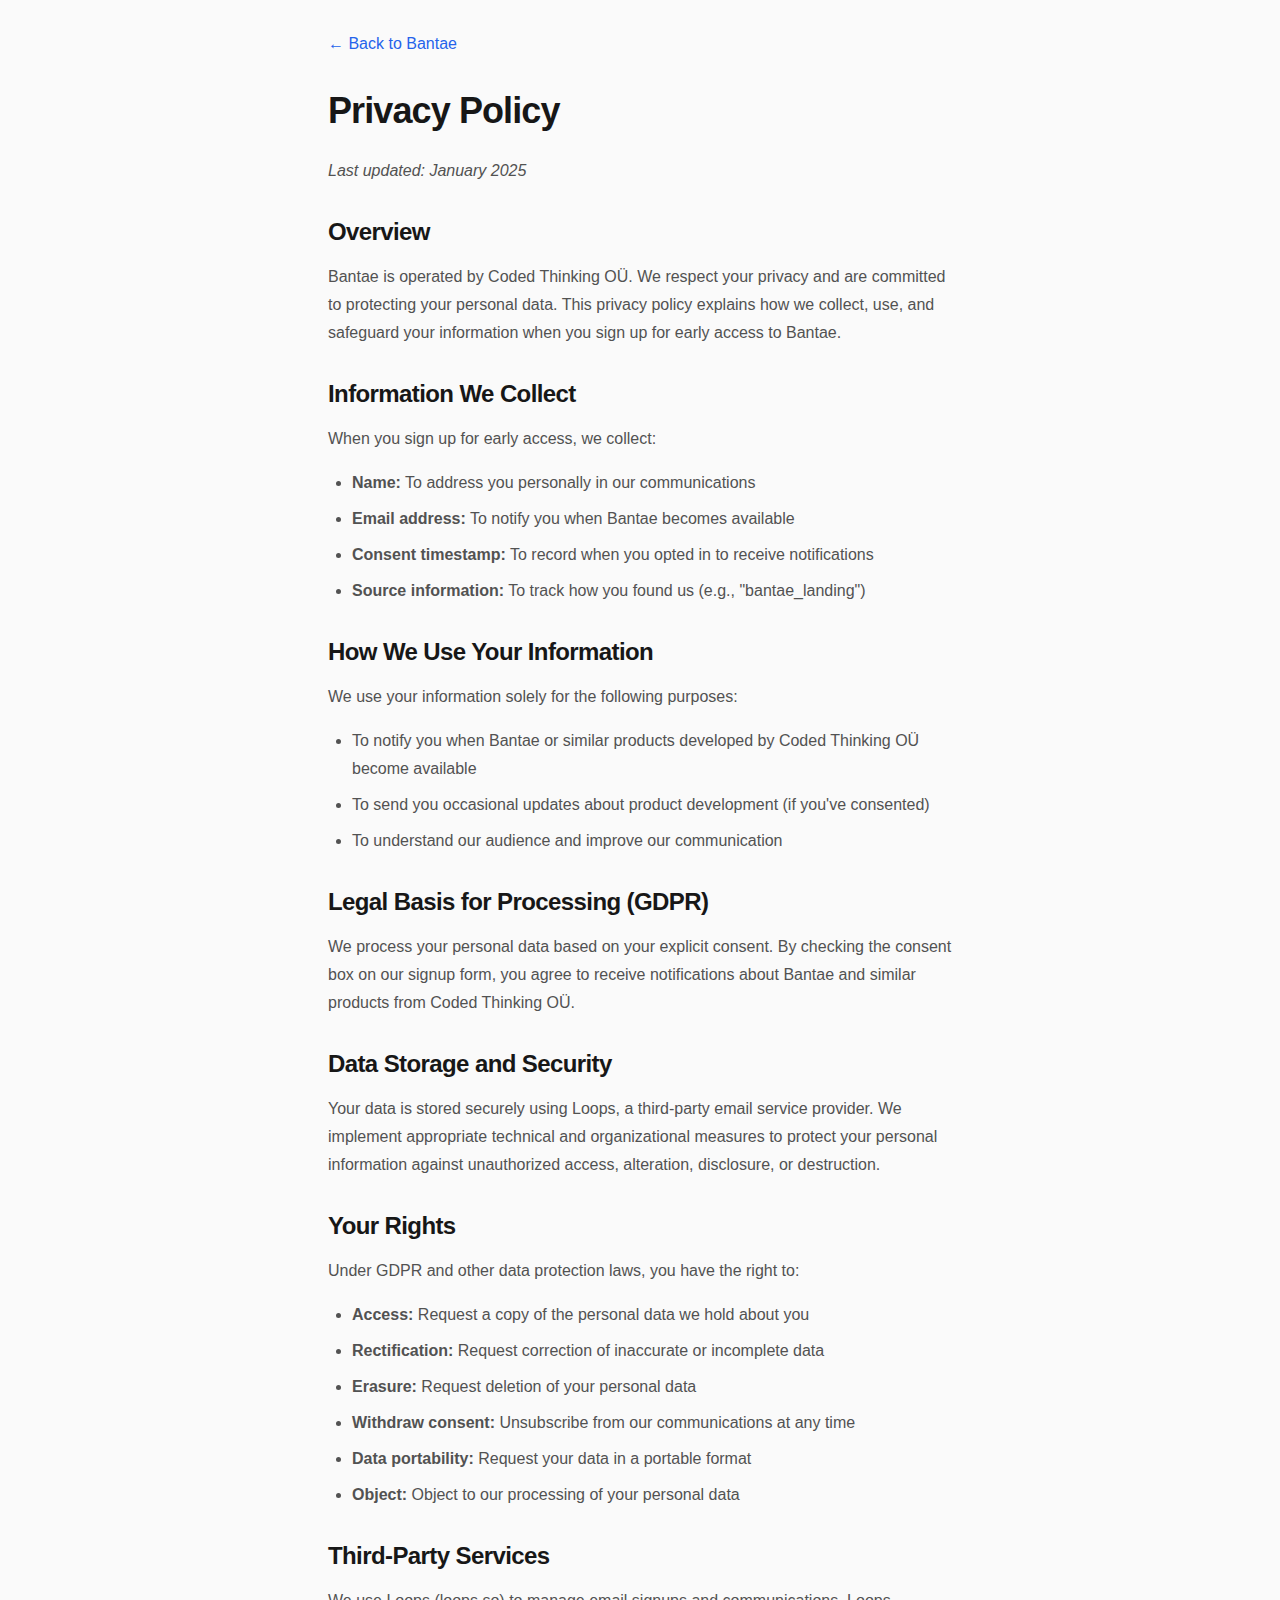
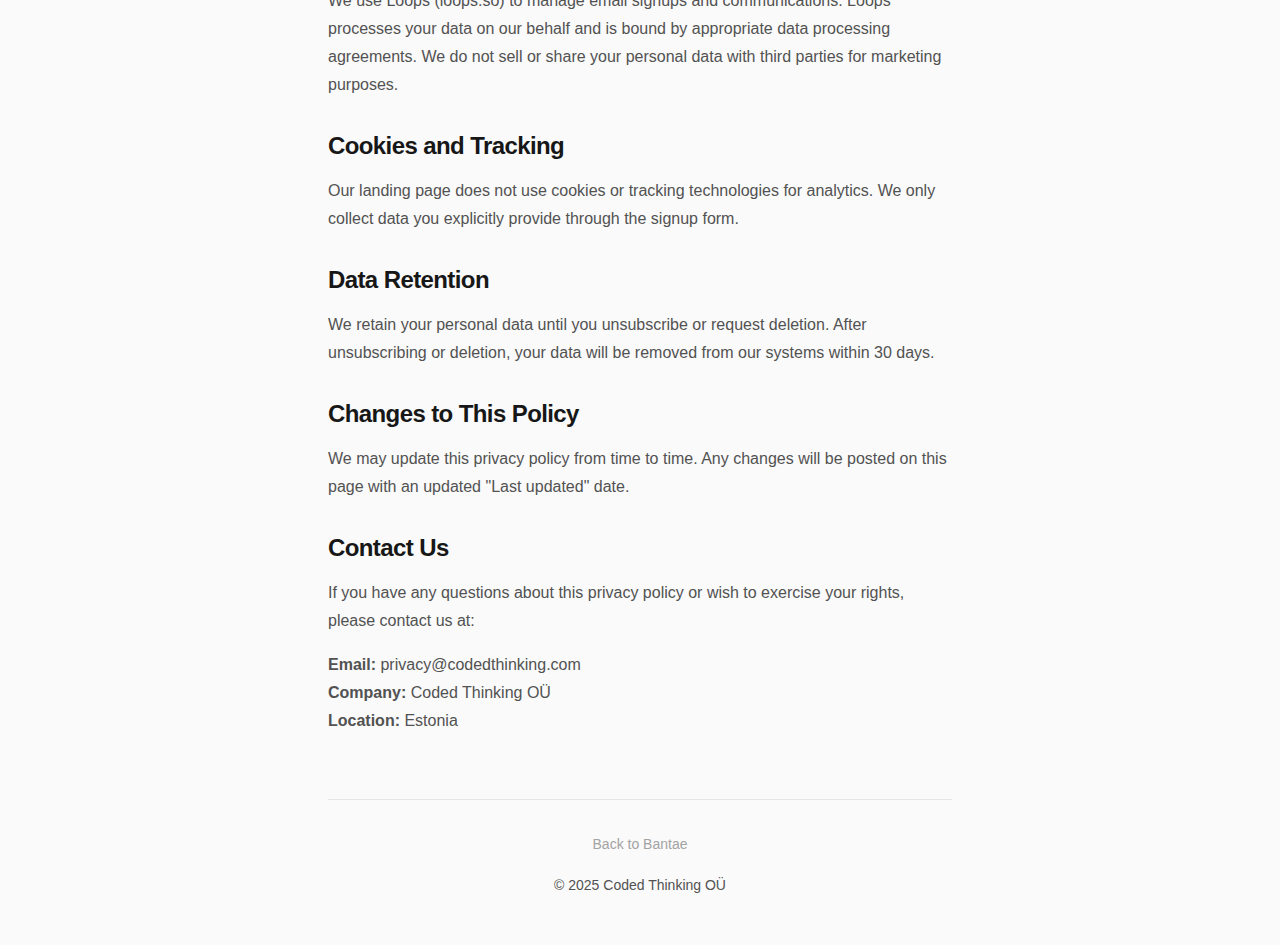
<file: privacy.html>
<!DOCTYPE html>
<html lang="en">
<head>
  <meta charset="UTF-8">
  <meta name="viewport" content="width=device-width, initial-scale=1.0">
  <meta name="description" content="Bantae Privacy Policy">
  <title>Privacy Policy - Bantae</title>
  <link rel="stylesheet" href="assets/css/main.css">
  <style>
    .privacy-content {
      max-width: 42rem;
      margin: 0 auto;
      padding: 2rem 1.5rem;
    }
    .privacy-content h1 {
      font-size: 2.25rem;
      margin-bottom: 1.5rem;
    }
    .privacy-content h2 {
      font-size: 1.5rem;
      margin-top: 2rem;
      margin-bottom: 1rem;
    }
    .privacy-content p {
      margin-bottom: 1rem;
      line-height: 1.75;
      color: var(--color-text-secondary);
    }
    .privacy-content ul {
      margin-bottom: 1rem;
      padding-left: 1.5rem;
      line-height: 1.75;
      color: var(--color-text-secondary);
    }
    .privacy-content li {
      margin-bottom: 0.5rem;
    }
    .back-link {
      display: inline-block;
      margin-bottom: 2rem;
      color: var(--color-accent);
      text-decoration: none;
    }
    .back-link:hover {
      text-decoration: underline;
    }
  </style>
</head>
<body>
  <main class="privacy-content">
    <a href="index.html" class="back-link">← Back to Bantae</a>
    
    <h1>Privacy Policy</h1>
    <p><em>Last updated: January 2025</em></p>

    <h2>Overview</h2>
    <p>
      Bantae is operated by Coded Thinking OÜ. We respect your privacy and are committed to protecting your personal data. This privacy policy explains how we collect, use, and safeguard your information when you sign up for early access to Bantae.
    </p>

    <h2>Information We Collect</h2>
    <p>When you sign up for early access, we collect:</p>
    <ul>
      <li><strong>Name:</strong> To address you personally in our communications</li>
      <li><strong>Email address:</strong> To notify you when Bantae becomes available</li>
      <li><strong>Consent timestamp:</strong> To record when you opted in to receive notifications</li>
      <li><strong>Source information:</strong> To track how you found us (e.g., "bantae_landing")</li>
    </ul>

    <h2>How We Use Your Information</h2>
    <p>We use your information solely for the following purposes:</p>
    <ul>
      <li>To notify you when Bantae or similar products developed by Coded Thinking OÜ become available</li>
      <li>To send you occasional updates about product development (if you've consented)</li>
      <li>To understand our audience and improve our communication</li>
    </ul>

    <h2>Legal Basis for Processing (GDPR)</h2>
    <p>
      We process your personal data based on your explicit consent. By checking the consent box on our signup form, you agree to receive notifications about Bantae and similar products from Coded Thinking OÜ.
    </p>

    <h2>Data Storage and Security</h2>
    <p>
      Your data is stored securely using Loops, a third-party email service provider. We implement appropriate technical and organizational measures to protect your personal information against unauthorized access, alteration, disclosure, or destruction.
    </p>

    <h2>Your Rights</h2>
    <p>Under GDPR and other data protection laws, you have the right to:</p>
    <ul>
      <li><strong>Access:</strong> Request a copy of the personal data we hold about you</li>
      <li><strong>Rectification:</strong> Request correction of inaccurate or incomplete data</li>
      <li><strong>Erasure:</strong> Request deletion of your personal data</li>
      <li><strong>Withdraw consent:</strong> Unsubscribe from our communications at any time</li>
      <li><strong>Data portability:</strong> Request your data in a portable format</li>
      <li><strong>Object:</strong> Object to our processing of your personal data</li>
    </ul>

    <h2>Third-Party Services</h2>
    <p>
      We use Loops (loops.so) to manage email signups and communications. Loops processes your data on our behalf and is bound by appropriate data processing agreements. We do not sell or share your personal data with third parties for marketing purposes.
    </p>

    <h2>Cookies and Tracking</h2>
    <p>
      Our landing page does not use cookies or tracking technologies for analytics. We only collect data you explicitly provide through the signup form.
    </p>

    <h2>Data Retention</h2>
    <p>
      We retain your personal data until you unsubscribe or request deletion. After unsubscribing or deletion, your data will be removed from our systems within 30 days.
    </p>

    <h2>Changes to This Policy</h2>
    <p>
      We may update this privacy policy from time to time. Any changes will be posted on this page with an updated "Last updated" date.
    </p>

    <h2>Contact Us</h2>
    <p>
      If you have any questions about this privacy policy or wish to exercise your rights, please contact us at:
    </p>
    <p>
      <strong>Email:</strong> privacy@codedthinking.com<br>
      <strong>Company:</strong> Coded Thinking OÜ<br>
      <strong>Location:</strong> Estonia
    </p>

    <footer class="footer" style="margin-top: 4rem;">
      <p>
        <a href="index.html">Back to Bantae</a>
      </p>
      <p class="copyright">© 2025 Coded Thinking OÜ</p>
    </footer>
  </main>
</body>
</html>
</file>
<file: assets/css/main.css>
/* ============================================
   Bantae Design System - CSS Variables
   ============================================ */

:root {
  /* Colors - Neutral */
  --color-bg-primary: #fafafa;
  --color-bg-secondary: #ffffff;
  --color-border: #e5e5e5;
  --color-text-primary: #171717;
  --color-text-secondary: #525252;
  --color-text-tertiary: #a3a3a3;

  /* Colors - Accent */
  --color-accent: #2563eb;
  --color-accent-hover: #1d4ed8;
  --color-accent-light: #dbeafe;

  /* Colors - State */
  --color-success: #16a34a;
  --color-success-bg: #dcfce7;
  --color-error: #dc2626;
  --color-error-bg: #fee2e2;

  /* Typography */
  --font-primary: -apple-system, BlinkMacSystemFont, "Segoe UI", Roboto, "Helvetica Neue", Arial, sans-serif;
  --font-mono: ui-monospace, SFMono-Regular, "SF Mono", Menlo, Consolas, "Liberation Mono", monospace;

  --font-size-xs: 0.75rem;
  --font-size-sm: 0.875rem;
  --font-size-base: 1rem;
  --font-size-lg: 1.125rem;
  --font-size-xl: 1.25rem;
  --font-size-2xl: 1.5rem;
  --font-size-3xl: 1.875rem;
  --font-size-4xl: 2.25rem;
  --font-size-5xl: 3rem;

  --font-weight-regular: 400;
  --font-weight-medium: 500;
  --font-weight-semibold: 600;
  --font-weight-bold: 700;

  --line-height-tight: 1.25;
  --line-height-normal: 1.5;
  --line-height-relaxed: 1.75;

  --letter-spacing-tight: -0.025em;
  --letter-spacing-normal: 0;
  --letter-spacing-wide: 0.025em;

  /* Spacing */
  --spacing-1: 0.25rem;
  --spacing-2: 0.5rem;
  --spacing-3: 0.75rem;
  --spacing-4: 1rem;
  --spacing-5: 1.25rem;
  --spacing-6: 1.5rem;
  --spacing-8: 2rem;
  --spacing-10: 2.5rem;
  --spacing-12: 3rem;
  --spacing-16: 4rem;
  --spacing-20: 5rem;
  --spacing-24: 6rem;

  /* Border Radius */
  --radius-sm: 0.25rem;
  --radius-md: 0.5rem;
  --radius-lg: 0.75rem;
  --radius-xl: 1rem;
  --radius-full: 9999px;

  /* Layout */
  --container-max-width: 42rem;
  --container-padding: 1.5rem;

  /* Transitions */
  --transition-fast: 150ms;
  --transition-base: 200ms;
  --transition-slow: 300ms;
  --ease-in-out: cubic-bezier(0.4, 0, 0.2, 1);
}

/* ============================================
   Reset & Base Styles
   ============================================ */

*,
*::before,
*::after {
  box-sizing: border-box;
  margin: 0;
  padding: 0;
}

html {
  font-size: 16px;
  -webkit-font-smoothing: antialiased;
  -moz-osx-font-smoothing: grayscale;
}

body {
  font-family: var(--font-primary);
  font-size: var(--font-size-base);
  font-weight: var(--font-weight-regular);
  line-height: var(--line-height-normal);
  color: var(--color-text-primary);
  background-color: var(--color-bg-primary);
}

/* ============================================
   Typography
   ============================================ */

h1, h2, h3, h4, h5, h6 {
  font-weight: var(--font-weight-bold);
  line-height: var(--line-height-tight);
  letter-spacing: var(--letter-spacing-tight);
}

h1 {
  font-size: var(--font-size-5xl);
}

h2 {
  font-size: var(--font-size-3xl);
  font-weight: var(--font-weight-semibold);
}

h3 {
  font-size: var(--font-size-xl);
  font-weight: var(--font-weight-semibold);
  letter-spacing: var(--letter-spacing-normal);
}

p {
  margin-bottom: var(--spacing-4);
}

p:last-child {
  margin-bottom: 0;
}

a {
  color: var(--color-accent);
  text-decoration: none;
  transition: color var(--transition-base) var(--ease-in-out);
}

a:hover {
  color: var(--color-accent-hover);
}

a:focus-visible {
  outline: 2px solid var(--color-accent);
  outline-offset: 2px;
  border-radius: var(--radius-sm);
}

/* ============================================
   Layout
   ============================================ */

.container {
  max-width: var(--container-max-width);
  margin: 0 auto;
  padding: var(--spacing-8) var(--container-padding);
}

/* ============================================
   Hero Section
   ============================================ */

.hero {
  text-align: center;
  margin-bottom: var(--spacing-16);
}

.logo {
  font-size: var(--font-size-5xl);
  font-weight: var(--font-weight-bold);
  letter-spacing: var(--letter-spacing-tight);
  margin-bottom: var(--spacing-6);
  color: var(--color-text-primary);
}

.tagline {
  font-size: var(--font-size-2xl);
  font-weight: var(--font-weight-medium);
  color: var(--color-text-secondary);
  margin-bottom: var(--spacing-4);
  line-height: var(--line-height-tight);
}

.expansion {
  font-size: var(--font-size-lg);
  color: var(--color-text-secondary);
  max-width: 36rem;
  margin: 0 auto;
  line-height: var(--line-height-relaxed);
}

/* ============================================
   Description Section
   ============================================ */

.description {
  margin-bottom: var(--spacing-16);
  font-size: var(--font-size-lg);
  line-height: var(--line-height-relaxed);
  color: var(--color-text-secondary);
}

.themes {
  list-style: none;
  margin-top: var(--spacing-8);
  padding-left: 0;
}

.themes li {
  padding-left: var(--spacing-6);
  margin-bottom: var(--spacing-3);
  position: relative;
}

.themes li::before {
  content: "→";
  position: absolute;
  left: 0;
  color: var(--color-accent);
  font-weight: var(--font-weight-medium);
}

.themes li:last-child {
  margin-bottom: 0;
}

/* ============================================
   Signup Section
   ============================================ */

.signup {
  background-color: var(--color-bg-secondary);
  border: 1px solid var(--color-border);
  border-radius: var(--radius-lg);
  padding: var(--spacing-8);
  margin-bottom: var(--spacing-16);
}

.signup h2 {
  font-size: var(--font-size-2xl);
  margin-bottom: var(--spacing-6);
  text-align: center;
  color: var(--color-text-primary);
}

/* ============================================
   Form Styles
   ============================================ */

.signup-form {
  max-width: 28rem;
  margin: 0 auto;
}

.form-group {
  margin-bottom: var(--spacing-6);
}

.form-group label {
  display: block;
  font-size: var(--font-size-sm);
  font-weight: var(--font-weight-medium);
  color: var(--color-text-primary);
  margin-bottom: var(--spacing-2);
}

.form-group input[type="text"],
.form-group input[type="email"] {
  width: 100%;
  padding: var(--spacing-3) var(--spacing-4);
  font-size: var(--font-size-base);
  font-family: var(--font-primary);
  color: var(--color-text-primary);
  background-color: var(--color-bg-secondary);
  border: 1px solid var(--color-border);
  border-radius: var(--radius-md);
  transition: border-color var(--transition-base) var(--ease-in-out);
}

.form-group input[type="text"]:focus,
.form-group input[type="email"]:focus {
  outline: none;
  border-color: var(--color-accent);
  box-shadow: 0 0 0 3px var(--color-accent-light);
}

.form-group input[type="text"]:focus-visible,
.form-group input[type="email"]:focus-visible {
  outline: 2px solid var(--color-accent);
  outline-offset: 2px;
}

.form-group input.error {
  border-color: var(--color-error);
}

/* Checkbox Styles */
.checkbox-group {
  margin-bottom: var(--spacing-8);
}

.checkbox-label {
  display: flex;
  align-items: flex-start;
  gap: var(--spacing-3);
  cursor: pointer;
  font-size: var(--font-size-sm);
  color: var(--color-text-secondary);
  line-height: var(--line-height-relaxed);
}

.checkbox-label input[type="checkbox"] {
  width: 1.25rem;
  height: 1.25rem;
  margin-top: 0.125rem;
  border: 2px solid var(--color-border);
  border-radius: var(--radius-sm);
  cursor: pointer;
  flex-shrink: 0;
}

.checkbox-label input[type="checkbox"]:checked {
  background-color: var(--color-accent);
  border-color: var(--color-accent);
}

.checkbox-label input[type="checkbox"]:focus-visible {
  outline: 2px solid var(--color-accent);
  outline-offset: 2px;
}

.checkbox-label input[type="checkbox"].error {
  border-color: var(--color-error);
}

/* Error Messages */
.error-message {
  display: block;
  color: var(--color-error);
  font-size: var(--font-size-sm);
  margin-top: var(--spacing-2);
}

.error-message:empty {
  display: none;
}

/* ============================================
   Button Styles
   ============================================ */

.btn-primary {
  width: 100%;
  padding: var(--spacing-3) var(--spacing-6);
  font-size: var(--font-size-base);
  font-weight: var(--font-weight-medium);
  font-family: var(--font-primary);
  color: white;
  background-color: var(--color-accent);
  border: none;
  border-radius: var(--radius-md);
  cursor: pointer;
  transition: background-color var(--transition-base) var(--ease-in-out),
              transform var(--transition-fast) var(--ease-in-out);
}

.btn-primary:hover {
  background-color: var(--color-accent-hover);
}

.btn-primary:active {
  transform: translateY(1px);
}

.btn-primary:focus-visible {
  outline: 2px solid var(--color-accent);
  outline-offset: 2px;
}

.btn-primary:disabled {
  opacity: 0.5;
  cursor: not-allowed;
}

.btn-primary:disabled:hover {
  background-color: var(--color-accent);
  transform: none;
}

.btn-loader {
  display: none;
}

.btn-primary.loading .btn-text {
  display: none;
}

.btn-primary.loading .btn-loader {
  display: inline;
}

/* ============================================
   Form Messages
   ============================================ */

.form-message {
  margin-top: var(--spacing-6);
  padding: var(--spacing-4);
  border-radius: var(--radius-md);
  font-size: var(--font-size-sm);
  line-height: var(--line-height-normal);
}

.form-message:empty {
  display: none;
}

.form-message.success {
  background-color: var(--color-success-bg);
  color: var(--color-success);
  border: 1px solid var(--color-success);
}

.form-message.error {
  background-color: var(--color-error-bg);
  color: var(--color-error);
  border: 1px solid var(--color-error);
}

/* ============================================
   Footer
   ============================================ */

.footer {
  text-align: center;
  padding-top: var(--spacing-8);
  border-top: 1px solid var(--color-border);
  color: var(--color-text-tertiary);
  font-size: var(--font-size-sm);
}

.footer p {
  margin-bottom: var(--spacing-2);
}

.footer a {
  color: var(--color-text-tertiary);
  transition: color var(--transition-base) var(--ease-in-out);
}

.footer a:hover {
  color: var(--color-text-secondary);
}

.separator {
  margin: 0 var(--spacing-2);
}

.copyright {
  color: var(--color-text-tertiary);
}

/* ============================================
   Responsive Design
   ============================================ */

@media (max-width: 640px) {
  .logo {
    font-size: var(--font-size-4xl);
  }

  .tagline {
    font-size: var(--font-size-xl);
  }

  .expansion {
    font-size: var(--font-size-base);
  }

  .description {
    font-size: var(--font-size-base);
  }

  .signup {
    padding: var(--spacing-6);
  }

  .signup h2 {
    font-size: var(--font-size-xl);
  }
}

@media (max-width: 480px) {
  :root {
    --container-padding: 1rem;
  }

  .container {
    padding: var(--spacing-6) var(--container-padding);
  }

  .hero {
    margin-bottom: var(--spacing-12);
  }

  .description {
    margin-bottom: var(--spacing-12);
  }

  .signup {
    margin-bottom: var(--spacing-12);
    padding: var(--spacing-5);
  }
}

/* ============================================
   Print Styles
   ============================================ */

@media print {
  body {
    background-color: white;
  }

  .signup-form,
  .btn-primary {
    display: none;
  }
}
</file>
